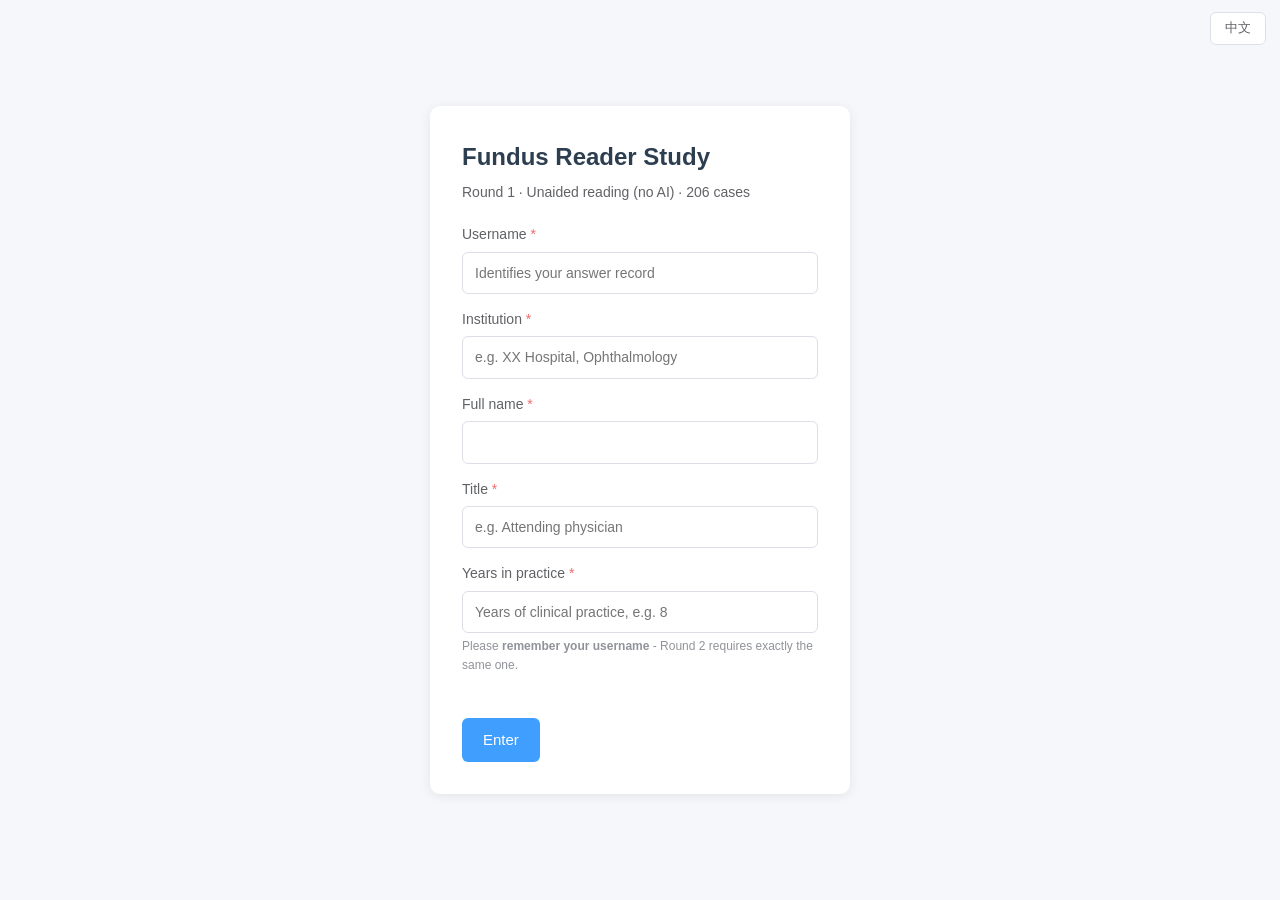
<file: index.html>
<!DOCTYPE html>
<html lang="en">
<head>
<meta charset="UTF-8">
<meta name="viewport" content="width=device-width, initial-scale=1.0">
<title data-i18n="appTitle">Fundus Reader Study</title>
<link rel="stylesheet" href="app.css?v=5708e9bc">
</head>
<body>

<button id="lang" class="langbtn">EN</button>

<!-- 1. 登记 -->
<main id="page-login" class="center">
  <div class="card auth">
    <h1 data-i18n="appTitle"></h1>
    <p class="sub" data-i18n="roundSub"></p>
    <form id="form-login" autocomplete="off">
      <label><span data-i18n="username"></span> <span class="req">*</span>
        <input name="username" required data-ph="phUser"></label>
      <label><span data-i18n="institution"></span> <span class="req">*</span>
        <input name="institution" required data-ph="phInst"></label>
      <label><span data-i18n="fullName"></span> <span class="req">*</span>
        <input name="full_name" required></label>
      <label><span data-i18n="jobTitle"></span> <span class="req">*</span>
        <input name="title" required data-ph="phTitle"></label>
      <label><span data-i18n="years"></span> <span class="req">*</span>
        <input name="years" type="number" min="0" max="70" step="1" required data-ph="phYears">
        <small data-i18n-html="idHint"></small></label>
      <div id="login-msg" class="msg"></div>
      <button class="primary" type="submit" data-i18n="enter"></button>
    </form>
  </div>
</main>

<!-- 2. 首页 -->
<main id="page-home" class="center hidden">
  <div class="card round-pick single">
    <h2 data-i18n="roundSub"></h2>
    <div class="rp" id="prog">—</div>
    <button class="primary" id="btn-start" data-i18n="start"></button>
    <p class="note" data-i18n="autosave"></p>
    <div class="home-actions">
      <button class="ghost" id="btn-result" data-i18n="viewResult"></button>
      <button class="ghost" id="btn-export" data-i18n="exportJson"></button>
      <button class="ghost" id="btn-switch" data-i18n="switchUser"></button>
    </div>
  </div>
</main>

<!-- 3. 答题 -->
<main id="page-quiz" class="hidden">
  <header class="topbar">
    <span class="brand" data-i18n="appTitle"></span>
    <span id="rlabel" class="rlabel"></span>
    <span class="spacer"></span>
    <span id="sync" class="sync"></span>
    <span id="who" class="who"></span>
    <button id="btn-back" class="ghost" data-i18n="back"></button>
  </header>
  <div class="stage">
    <div class="imgwrap">
      <img id="photo" alt="fundus image">
      <div id="ai" class="ai hidden">
        <div class="ai-t" data-i18n="aiTitle"></div>
        <ol id="ai-list"></ol>
      </div>
    </div>
    <p class="hint" data-i18n="clickImg"></p>
    <p class="ask" data-i18n="ask"></p>
    <p class="counter"><span data-i18n="no"></span> <b id="pos">1</b>
       <span data-i18n="of"></span> <span id="tot">206</span></p>
    <div class="bar"><div id="barfill"></div></div>
  </div>
  <div id="opts" class="opts"></div>
  <div class="footer">
    <button id="prev" class="ghost" data-i18n="prev"></button>
    <span id="picked" class="picked"></span>
    <button id="next" class="primary" data-i18n="next"></button>
  </div>
</main>

<!-- 4. 结果（截图用） -->
<main id="page-result" class="center hidden">
  <div class="card result">
    <h2 id="res-title"></h2>
    <table class="idtab">
      <tr><th data-i18n="username"></th><td id="res-user"></td>
          <th data-i18n="institution"></th><td id="res-inst"></td></tr>
      <tr><th data-i18n="fullName"></th><td id="res-name"></td>
          <th data-i18n="jobTitle"></th><td id="res-title2"></td></tr>
      <tr><th data-i18n="years"></th><td id="res-years"></td>
          <th data-i18n="roundLbl"></th><td id="res-round"></td></tr>
      <tr><th data-i18n="when"></th><td id="res-when" colspan="3"></td></tr>
    </table>
    <div class="stats">
      <div class="stat"><b id="res-n">0</b><span data-i18n="answered"></span></div>
      <div class="stat"><b id="res-c">0</b><span data-i18n="correct"></span></div>
      <div class="stat"><b id="res-unk">0</b><span data-i18n="nUnknown"></span></div>
      <div class="stat hi"><b id="res-acc">0%</b><span data-i18n="accuracy"></span></div>
    </div>
    <table class="timetab">
      <tr><th data-i18n="totalTime"></th><td id="res-total"></td>
          <th data-i18n="meanTime"></th><td id="res-mean"></td>
          <th data-i18n="medTime"></th><td id="res-med"></td></tr>
    </table>
    <div class="code"><span data-i18n="code"></span> <b id="res-code"></b></div>
    <div id="res-sync" class="ressync"></div>
    <p class="shot" data-i18n="shot"></p>
    <div class="home-actions">
      <button id="res-export" class="ghost" data-i18n="exportJson"></button>
      <button id="res-back" class="ghost" data-i18n="back"></button>
    </div>
  </div>
</main>

<div id="lb" class="lightbox hidden"><img id="lbimg"><span class="lbx">×</span></div>

<script>window.QUIZ_ROUND = 1;</script>
<script src="config.js?v=d631f781"></script>
<script src="i18n.js?v=0820844d"></script>
<script src="data.js?v=d9ef5efd"></script>
<script src="app.js?v=b70b3109"></script>
</body>
</html>
</file>
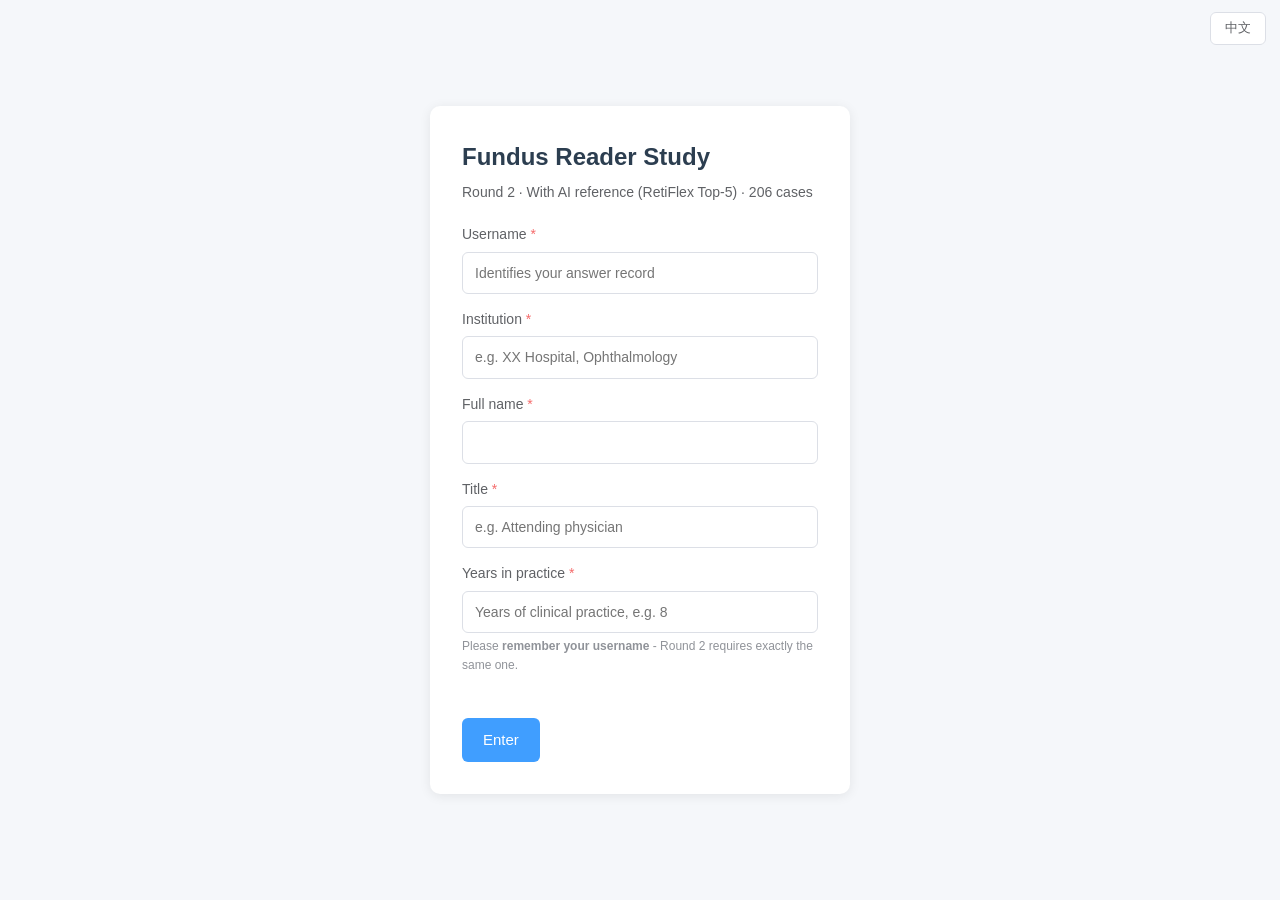
<file: round2-si6yjj0o.html>
<!DOCTYPE html>
<html lang="en">
<head>
<meta charset="UTF-8">
<meta name="viewport" content="width=device-width, initial-scale=1.0">
<title data-i18n="appTitle">Fundus Reader Study</title>
<link rel="stylesheet" href="app.css?v=5708e9bc">
</head>
<body>

<button id="lang" class="langbtn">EN</button>

<!-- 1. 登记 -->
<main id="page-login" class="center">
  <div class="card auth">
    <h1 data-i18n="appTitle"></h1>
    <p class="sub" data-i18n="roundSub"></p>
    <form id="form-login" autocomplete="off">
      <label><span data-i18n="username"></span> <span class="req">*</span>
        <input name="username" required data-ph="phUser"></label>
      <label><span data-i18n="institution"></span> <span class="req">*</span>
        <input name="institution" required data-ph="phInst"></label>
      <label><span data-i18n="fullName"></span> <span class="req">*</span>
        <input name="full_name" required></label>
      <label><span data-i18n="jobTitle"></span> <span class="req">*</span>
        <input name="title" required data-ph="phTitle"></label>
      <label><span data-i18n="years"></span> <span class="req">*</span>
        <input name="years" type="number" min="0" max="70" step="1" required data-ph="phYears">
        <small data-i18n-html="idHint"></small></label>
      <div id="login-msg" class="msg"></div>
      <button class="primary" type="submit" data-i18n="enter"></button>
    </form>
  </div>
</main>

<!-- 2. 首页 -->
<main id="page-home" class="center hidden">
  <div class="card round-pick single">
    <h2 data-i18n="roundSub"></h2>
    <div class="rp" id="prog">—</div>
    <button class="primary" id="btn-start" data-i18n="start"></button>
    <p class="note" data-i18n="autosave"></p>
    <div class="home-actions">
      <button class="ghost" id="btn-result" data-i18n="viewResult"></button>
      <button class="ghost" id="btn-export" data-i18n="exportJson"></button>
      <button class="ghost" id="btn-switch" data-i18n="switchUser"></button>
    </div>
  </div>
</main>

<!-- 3. 答题 -->
<main id="page-quiz" class="hidden">
  <header class="topbar">
    <span class="brand" data-i18n="appTitle"></span>
    <span id="rlabel" class="rlabel"></span>
    <span class="spacer"></span>
    <span id="sync" class="sync"></span>
    <span id="who" class="who"></span>
    <button id="btn-back" class="ghost" data-i18n="back"></button>
  </header>
  <div class="stage">
    <div class="imgwrap">
      <img id="photo" alt="fundus image">
      <div id="ai" class="ai hidden">
        <div class="ai-t" data-i18n="aiTitle"></div>
        <ol id="ai-list"></ol>
      </div>
    </div>
    <p class="hint" data-i18n="clickImg"></p>
    <p class="ask" data-i18n="ask"></p>
    <p class="counter"><span data-i18n="no"></span> <b id="pos">1</b>
       <span data-i18n="of"></span> <span id="tot">206</span></p>
    <div class="bar"><div id="barfill"></div></div>
  </div>
  <div id="opts" class="opts"></div>
  <div class="footer">
    <button id="prev" class="ghost" data-i18n="prev"></button>
    <span id="picked" class="picked"></span>
    <button id="next" class="primary" data-i18n="next"></button>
  </div>
</main>

<!-- 4. 结果（截图用） -->
<main id="page-result" class="center hidden">
  <div class="card result">
    <h2 id="res-title"></h2>
    <table class="idtab">
      <tr><th data-i18n="username"></th><td id="res-user"></td>
          <th data-i18n="institution"></th><td id="res-inst"></td></tr>
      <tr><th data-i18n="fullName"></th><td id="res-name"></td>
          <th data-i18n="jobTitle"></th><td id="res-title2"></td></tr>
      <tr><th data-i18n="years"></th><td id="res-years"></td>
          <th data-i18n="roundLbl"></th><td id="res-round"></td></tr>
      <tr><th data-i18n="when"></th><td id="res-when" colspan="3"></td></tr>
    </table>
    <div class="stats">
      <div class="stat"><b id="res-n">0</b><span data-i18n="answered"></span></div>
      <div class="stat"><b id="res-c">0</b><span data-i18n="correct"></span></div>
      <div class="stat"><b id="res-unk">0</b><span data-i18n="nUnknown"></span></div>
      <div class="stat hi"><b id="res-acc">0%</b><span data-i18n="accuracy"></span></div>
    </div>
    <table class="timetab">
      <tr><th data-i18n="totalTime"></th><td id="res-total"></td>
          <th data-i18n="meanTime"></th><td id="res-mean"></td>
          <th data-i18n="medTime"></th><td id="res-med"></td></tr>
    </table>
    <div class="code"><span data-i18n="code"></span> <b id="res-code"></b></div>
    <div id="res-sync" class="ressync"></div>
    <p class="shot" data-i18n="shot"></p>
    <div class="home-actions">
      <button id="res-export" class="ghost" data-i18n="exportJson"></button>
      <button id="res-back" class="ghost" data-i18n="back"></button>
    </div>
  </div>
</main>

<div id="lb" class="lightbox hidden"><img id="lbimg"><span class="lbx">×</span></div>

<script>window.QUIZ_ROUND = 2;</script>
<script src="config.js?v=d631f781"></script>
<script src="i18n.js?v=0820844d"></script>
<script src="data.js?v=d9ef5efd"></script>
<script src="app.js?v=b70b3109"></script>
</body>
</html>
</file>
<file: app.css>
:root{
  --blue:#409EFF; --blue-d:#337ecc; --ink:#2c3e50; --sub:#606266;
  --line:#dcdfe6; --bg:#f5f7fa; --red:#f56c6c;
}
*{box-sizing:border-box}
body{margin:0;background:var(--bg);color:var(--ink);
  font:15px/1.6 -apple-system,BlinkMacSystemFont,"Segoe UI","PingFang SC","Microsoft YaHei",sans-serif}
.hidden{display:none !important}
.center{min-height:100vh;display:flex;align-items:center;justify-content:center;padding:24px}

/* ---------- 通用 ---------- */
.card{background:#fff;border-radius:10px;box-shadow:0 2px 12px rgba(0,0,0,.08);padding:32px}
button{font:inherit;cursor:pointer;border-radius:6px;border:1px solid transparent;padding:9px 20px}
button:disabled{opacity:.45;cursor:not-allowed}
.primary{background:var(--blue);color:#fff}
.primary:hover:not(:disabled){background:var(--blue-d)}
.ghost{background:#fff;color:var(--sub);border-color:var(--line)}
.ghost:hover:not(:disabled){color:var(--blue);border-color:var(--blue)}

/* ---------- 登录 ---------- */
.auth{width:420px;max-width:100%}
.auth h1{margin:0 0 4px;font-size:24px}
.auth .sub{margin:0 0 20px;color:var(--sub);font-size:14px}
.tabs{display:flex;gap:8px;margin-bottom:20px;border-bottom:1px solid var(--line)}
.tab{background:none;border:none;padding:8px 4px;color:var(--sub);border-bottom:2px solid transparent}
.tab.active{color:var(--blue);border-bottom-color:var(--blue)}
label{display:block;margin-bottom:14px;font-size:14px;color:var(--sub)}
input{width:100%;margin-top:6px;padding:9px 12px;border:1px solid var(--line);
  border-radius:6px;font:inherit;color:var(--ink)}
input:focus{outline:none;border-color:var(--blue)}
.req{color:var(--red)}
.msg{min-height:20px;font-size:13px;color:var(--sub);margin-bottom:8px}
.msg.err{color:var(--red)}
#submit{width:100%}

/* ---------- 顶栏 ---------- */
.topbar{display:flex;align-items:center;gap:12px;background:#fff;padding:12px 24px;
  border-bottom:1px solid var(--line);position:sticky;top:0;z-index:20}
.brand{font-weight:600}
.spacer{flex:1}
.who{color:var(--sub);font-size:13px}

/* ---------- 轮次 ---------- */
.round-pick{width:760px;max-width:100%;text-align:center}
.round-pick h2{margin:0 0 24px;font-size:19px}
.rounds{display:grid;grid-template-columns:1fr 1fr;gap:20px}
.round-card{border:1px solid var(--line);border-radius:10px;padding:24px}
.round-card:hover{border-color:var(--blue)}
.rn{font-size:18px;font-weight:600;margin-bottom:8px}
.rd{color:var(--sub);font-size:14px;min-height:44px}
.rp{margin:14px 0;font-size:13px;color:var(--blue)}
.note{margin:22px 0 0;color:var(--sub);font-size:13px}

/* ---------- 答题区 ---------- */
.stage{text-align:center;padding:24px 16px 8px}
.imgwrap{display:flex;align-items:flex-start;justify-content:center;gap:24px;flex-wrap:wrap}
#photo{max-width:min(620px,92vw);max-height:56vh;border-radius:4px;cursor:zoom-in;
  background:#000;box-shadow:0 2px 10px rgba(0,0,0,.15)}
.hint{margin:12px 0 2px;font-size:13px;color:var(--sub)}
.ask{margin:2px 0;font-weight:600}
.counter{margin:6px 0 10px;color:var(--sub)}
.counter b{color:var(--ink);font-size:17px}
.bar{width:min(620px,92vw);height:4px;background:var(--line);border-radius:2px;margin:0 auto}
#barfill{height:100%;background:var(--blue);border-radius:2px;transition:width .2s}

/* AI 辅助框：按参考图用红色虚线框 */
.ai{border:2px dashed var(--red);border-radius:6px;padding:14px 18px;
  text-align:left;max-width:340px;background:#fff}
.ai-t{font-weight:700;margin-bottom:6px}
.ai ol{margin:0;padding-left:0;list-style:none}
.ai li{padding:2px 0;font-size:14px}

/* ---------- 选项 ---------- */
.opts{display:grid;grid-template-columns:repeat(auto-fill,minmax(330px,1fr));
  gap:8px;padding:16px 24px 110px;max-width:1400px;margin:0 auto}
.opt{background:#fff;border:1px solid var(--line);text-align:left;padding:11px 14px;
  font-size:14px;line-height:1.35}
.opt:hover{border-color:var(--blue);color:var(--blue)}
.opt.sel{background:var(--blue);border-color:var(--blue);color:#fff;font-weight:600}
.oi{color:var(--sub);margin-right:4px}
.opt.sel .oi{color:#e8f2ff}

/* ---------- 底栏 ---------- */
.footer{position:fixed;bottom:0;left:0;right:0;background:#fff;border-top:1px solid var(--line);
  padding:12px 24px;display:flex;align-items:center;gap:14px;justify-content:center;z-index:20}
.picked{color:var(--sub);font-size:14px;min-width:260px;text-align:center}

/* ---------- 大图 ---------- */
.lightbox{position:fixed;inset:0;background:rgba(0,0,0,.9);display:flex;
  align-items:center;justify-content:center;z-index:50;cursor:zoom-out}
.lightbox img{max-width:96vw;max-height:96vh}
.lbx{position:absolute;top:16px;right:26px;color:#fff;font-size:34px;line-height:1}

@media (max-width:720px){
  .rounds{grid-template-columns:1fr}
  .opts{grid-template-columns:1fr;padding-bottom:130px}
  .footer{flex-wrap:wrap}
}

/* ---------- 纯前端版补充 ---------- */
label small{display:block;margin-top:4px;color:#909399;font-size:12px;font-weight:400}
.rlabel{margin-left:14px;padding:2px 10px;border-radius:10px;
  background:#ecf5ff;color:var(--blue);font-size:12px}
.home-actions{margin-top:20px;display:flex;gap:10px;justify-content:center}
#page-quiz .topbar{margin:0 -32px}

/* ---------- 结果页（截图用，信息集中在一屏） ---------- */
.result{width:620px;max-width:100%;text-align:center}
.result h2{margin:0 0 20px;font-size:20px}
.idtab,.timetab{width:100%;border-collapse:collapse;margin-bottom:18px;font-size:14px}
.idtab th,.timetab th{color:var(--sub);font-weight:400;text-align:right;
  padding:6px 10px 6px 0;white-space:nowrap;width:1%}
.idtab td,.timetab td{text-align:left;padding:6px 18px 6px 0;font-weight:600}
.stats{display:grid;grid-template-columns:repeat(3,1fr);gap:12px;margin:20px 0}
.stat{border:1px solid var(--line);border-radius:8px;padding:16px 8px}
.stat b{display:block;font-size:26px;line-height:1.2}
.stat span{display:block;margin-top:4px;color:var(--sub);font-size:12px}
.stat.hi{background:#ecf5ff;border-color:var(--blue)}
.stat.hi b{color:var(--blue)}
.timetab{margin-bottom:14px}
.code{margin:12px 0 4px;color:var(--sub);font-size:13px}
.code b{font-family:ui-monospace,Menlo,Consolas,monospace;color:var(--ink);
  letter-spacing:1px;font-size:15px}
.shot{margin:6px 0 0;color:var(--blue);font-size:14px;font-weight:600}

/* ---------- 语言切换 ---------- */
.langbtn{position:fixed;top:12px;right:14px;z-index:60;background:#fff;
  border:1px solid var(--line);color:var(--sub);padding:5px 14px;font-size:13px}
.langbtn:hover{color:var(--blue);border-color:var(--blue)}
.round-pick.single{width:520px;text-align:center}
.round-pick.single h2{font-size:16px;font-weight:500;color:var(--sub);margin-bottom:18px}
.round-pick.single .rp{font-size:15px;margin:0 0 18px}
#btn-start{min-width:180px}

/* ---------- 上传状态 ---------- */
.sync{font-size:12px;padding:2px 10px;border-radius:10px;color:var(--sub)}
.sync.ing{background:#f4f4f5}
.sync.ok{background:#f0f9eb;color:#67c23a}
.sync.err{background:#fef0f0;color:var(--red)}
.ressync{margin:10px 0 0;font-size:13px;min-height:20px}
.ressync.ing{color:var(--sub)}
.ressync.ok{color:#67c23a;font-weight:600}
.ressync.err{color:var(--red)}

.stats{grid-template-columns:repeat(4,1fr)}
</file>
